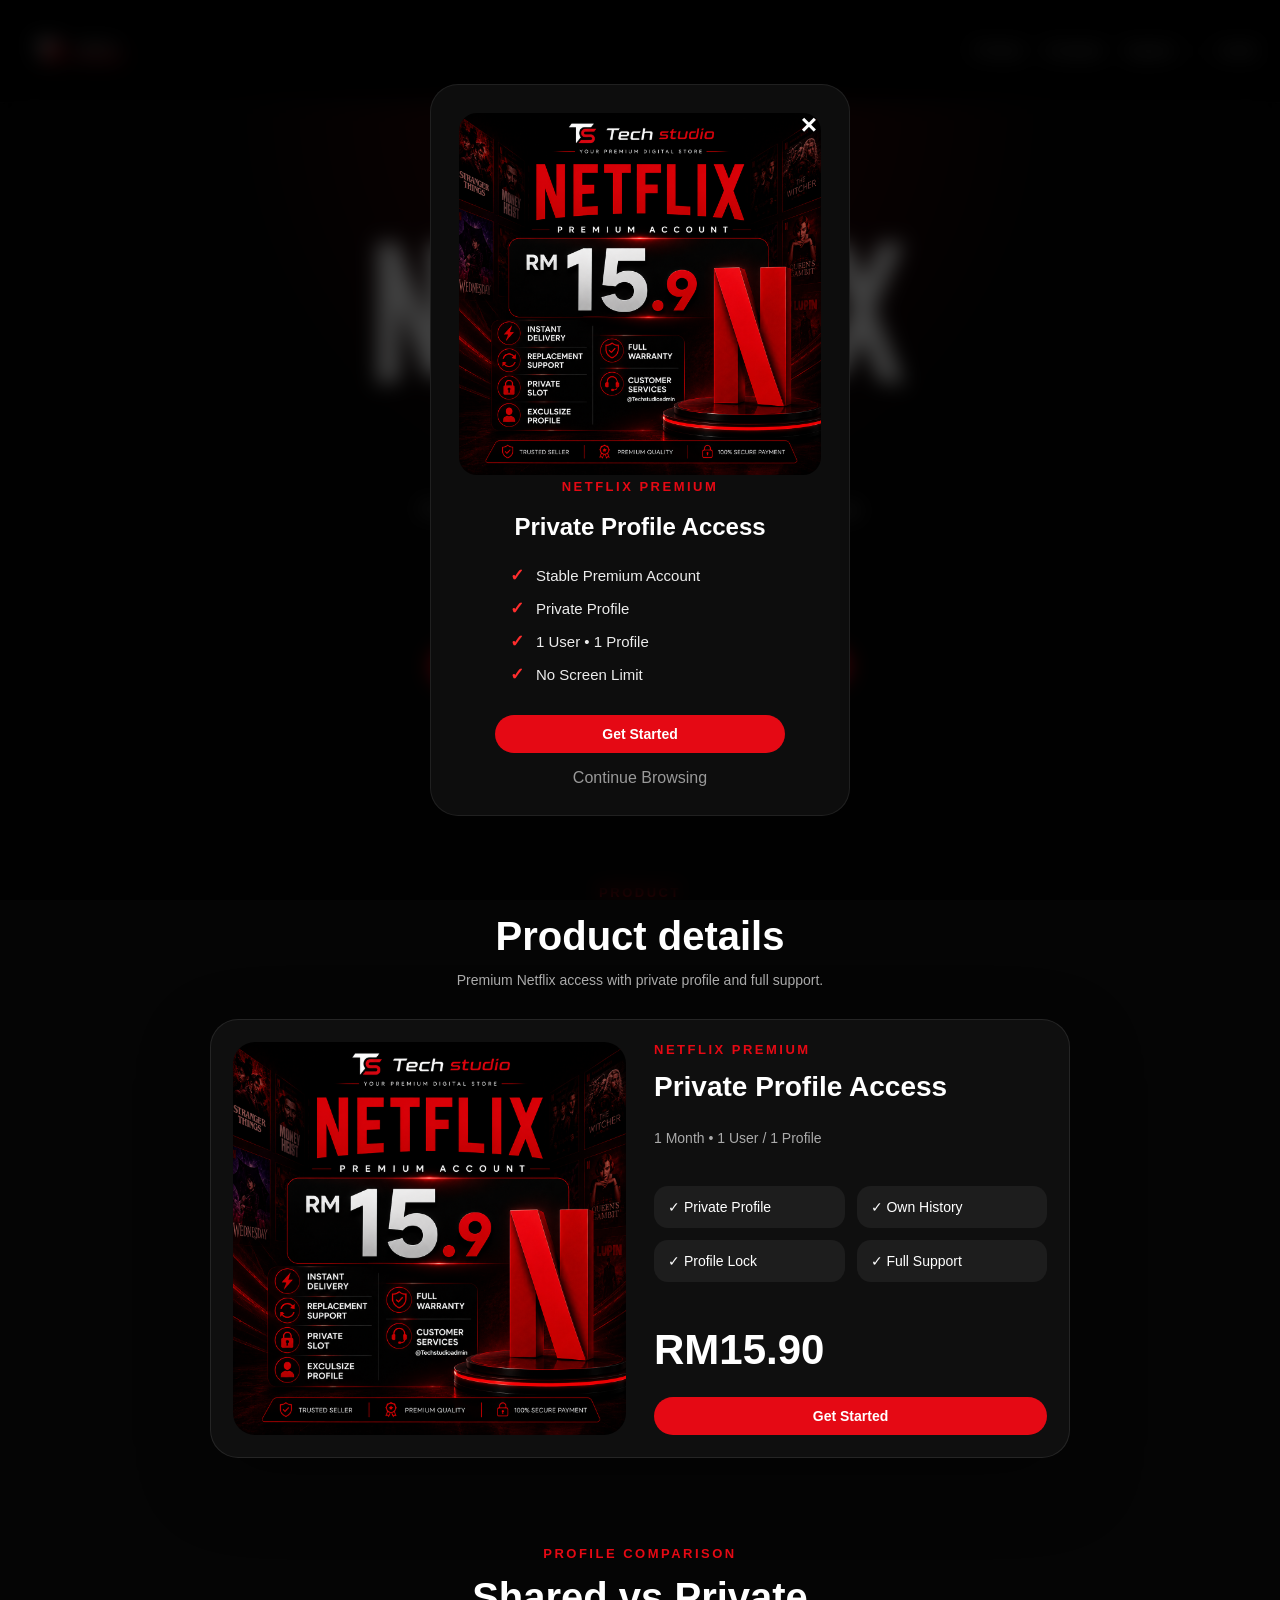
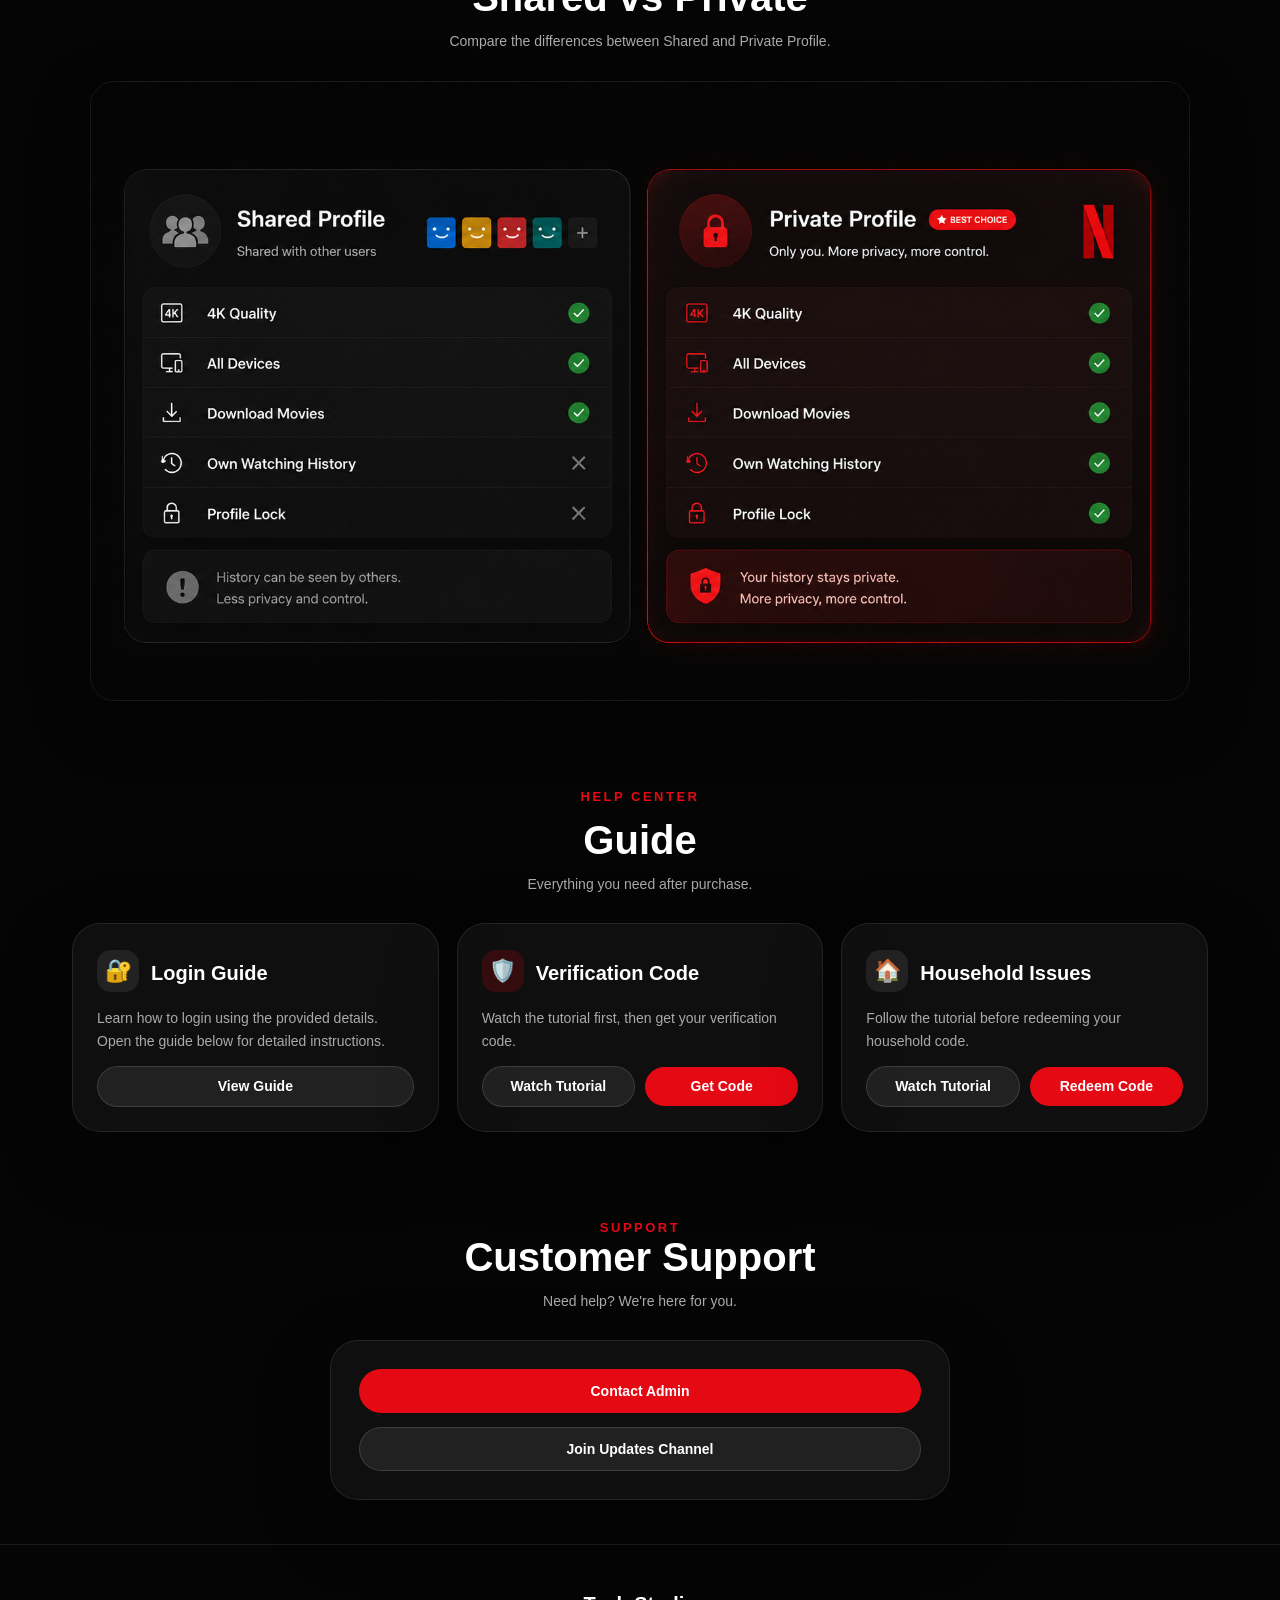
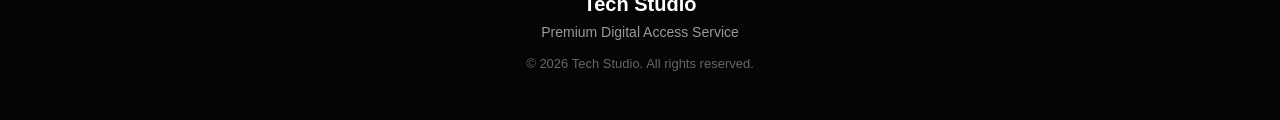
<file: index.html>
<!DOCTYPE html>
<html lang="en">
<head>
  <meta charset="UTF-8" />
  <meta name="viewport" content="width=device-width, initial-scale=1.0" />
  <title>Tech Studio Premium Access Center</title>
  <meta name="description" content="Tech Studio Premium Access Center - Netflix Premium, private profile, own watching history, profile lock and customer support.">

  <meta property="og:title" content="Tech Studio Premium Access Center">
  <meta property="og:description" content="Netflix Premium RM15.90/month with private profile, own watching history and support.">
  <meta property="og:image" content="https://techstudio-premium.onrender.com/product.png">
  <meta property="og:type" content="website">

  <meta name="twitter:card" content="summary_large_image">
  <meta name="twitter:title" content="Tech Studio Premium Access Center">
  <meta name="twitter:description" content="Netflix Premium RM15.90/month with private profile and support.">
  <meta name="twitter:image" content="https://techstudio-premium.onrender.com/product.png">
  <meta property="og:url" content="https://techstudio-premium.onrender.com/">

  <link rel="icon" type="image/png" href="favicon.png">
  
  <link rel="stylesheet" href="style.css" />
</head>
<body>

<div id="loader" class="loader">
  <img src="logo.png" alt="Tech Studio Logo">
</div>

<header class="topbar">
  <div class="nav">
    <div class="logo">
      <img src="logo.png" alt="Tech Studio Logo">
    </div>

    <div class="nav-links">
      <a href="#order">Product</a>
      <a href="#compare">Compare</a>
      <a href="#support">Support</a>

      <span class="nav-divider"></span>

      <a href="guide.html">Guide</a>
    </div>
  </div>
</header>

<main>

  <!-- HERO -->
  <section class="hero">
    <div class="hero-content">
      <p class="hero-tag">TECH STUDIO PREMIUM</p>

      <img src="netflix-logo.png" class="netflix-logo" alt="Netflix">
      
      <h1>PREMIUM</h1>

      <p class="hero-desc">
        Private Profile • Own Watching History • Profile Lock
      </p>

      <div class="hero-price">
        RM15.90 <span>/ Month</span>
      </div>

      <div class="hero-buttons">
        <button onclick="goOrder()" class="primary-btn hero-btn">Get Started</button>
        <a href="#guide" class="guide-link">View Guide →</a>
      </div>
    </div>
  </section>

  <!-- ORDER -->
  <section id="order" class="section">
    <div class="section-title">
        <p class="eyebrow">PRODUCT</p>
        <h2>Product details</h2>
        <p class="muted">
            Premium Netflix access with private profile and full support.
        </p>
    </div>
    <div class="product-card">
      <div class="product-layout">

        <div class="product-left">
          <img src="product.png" class="product-poster">
        </div>

        <div class="product-right">
          <p class="eyebrow">NETFLIX PREMIUM</p>

          <h2>Private Profile Access</h2>

          <p class="muted">
            1 Month • 1 User / 1 Profile
          </p>

          <div class="features-grid">
            <div>✓ Private Profile</div>
            <div>✓ Own History</div>
            <div>✓ Profile Lock</div>
            <div>✓ Full Support</div>
          </div>
          
          <div class="product-price">
              RM15.90
          </div>

          <button onclick="goOrder()" class="primary-btn">
            Get Started
          </button>
        </div>

      </div>
    </div>
  </section>

  <!-- COMPARE -->
  <section id="compare" class="section compare-section">

    <div class="section-title">
        <p class="eyebrow">PROFILE COMPARISON</p>

        <h2>Shared vs Private</h2>

        <p class="muted">
            Compare the differences between Shared and Private Profile.
        </p>
    </div>

    <img
        src="profile-compare.png"
        class="compare-banner compare-desktop"
        alt="Shared vs Private Profile"
    >

    <img
        src="profile-compare-mobile.png"
        class="compare-banner compare-mobile"
        alt="Shared vs Private Profile Mobile"
    >

  </section>

  <!-- GUIDE -->
  <section id="guide" class="section">
    <div class="section-title">
      <p class="eyebrow">HELP CENTER</p>
      <h2>Guide</h2>
      <p class="muted">Everything you need after purchase.</p>
    </div>

    <div class="guide-grid">

      <div class="mini-card">
        <div class="card-head">
          <div class="icon-box">🔐</div>
          <h3>Login Guide</h3>
        </div>
        <p>Learn how to login using the provided details. Open the guide below for detailed instructions. </p>
        <button onclick="openGuide()" class="secondary-btn full">
            View Guide
        </button>
      </div>

      <div class="mini-card">
        <div class="card-head">
          <div class="icon-box red">🛡️</div>
          <h3>Verification Code</h3>
        </div>
        <p>Watch the tutorial first, then get your verification code.</p>

        <div class="two-buttons">
          <button onclick="watchVerification()" class="secondary-btn">Watch Tutorial</button>
          <button onclick="getVerificationCode()" class="primary-btn">Get Code</button>
        </div>
      </div>

      <div class="mini-card">
        <div class="card-head">
          <div class="icon-box">🏠</div>
          <h3>Household Issues</h3>
        </div>
        <p>Follow the tutorial before redeeming your household code.</p>

        <div class="two-buttons">
          <button onclick="watchHousehold()" class="secondary-btn">Watch Tutorial</button>
          <button onclick="getHouseholdCode()" class="primary-btn">Redeem Code</button>
        </div>
      </div>

    </div>
  </section>

  <!-- SUPPORT -->
  <section id="support" class="section">

    <div class="section-title">

        <p class="eyebrow">SUPPORT</p>

        <h2>Customer Support</h2>

        <p class="muted">
            Need help? We're here for you.
        </p>

    </div>

    <div class="support-card">

        <div class="support-buttons">

            <button onclick="contactSupport()" class="primary-btn">
                Contact Admin
            </button>

            <button onclick="joinChannel()" class="secondary-btn full">
                Join Updates Channel
            </button>

        </div>

    </div>

  </section>

<div id="guideModal" class="modal">
  <div class="modal-card">
    <button class="modal-close" onclick="closeGuide()">×</button>
    <h2>Login Guide</h2>
    <img src="login-guide.png" class="modal-img">
  </div>
</div>

<div id="welcomePopup" class="popup-overlay">

    <div class="popup-card">

        <button
            class="popup-close"
            onclick="closePopup()"
        >
            ×
        </button>

        <img
            src="product.png"
            class="popup-image"
        >

        <p class="eyebrow">
            NETFLIX PREMIUM
        </p>

        <h2>
            Private Profile Access
        </h2>

        <ul class="popup-features">
            <ul class="popup-features">
                <li><span>✓</span> Stable Premium Account</li>
                <li><span>✓</span> Private Profile</li>
                <li><span>✓</span> 1 User • 1 Profile</li>
                <li><span>✓</span> No Screen Limit</li>
            </ul>
        </ul>

        <button
            onclick="goOrder(); closePopup();"
            class="primary-btn"
        >
            Get Started
        </button>

        <a
            href="#"
            onclick="closePopup()"
            class="popup-link"
        >
            Continue Browsing
        </a>

    </div>

</div>

</main>

<footer class="footer">
  <h3>Tech Studio</h3>
  <p>Premium Digital Access Service</p>
  <small>© 2026 Tech Studio. All rights reserved.</small>
</footer>

<script src="script.js"></script>
</body>
</html>
</file>
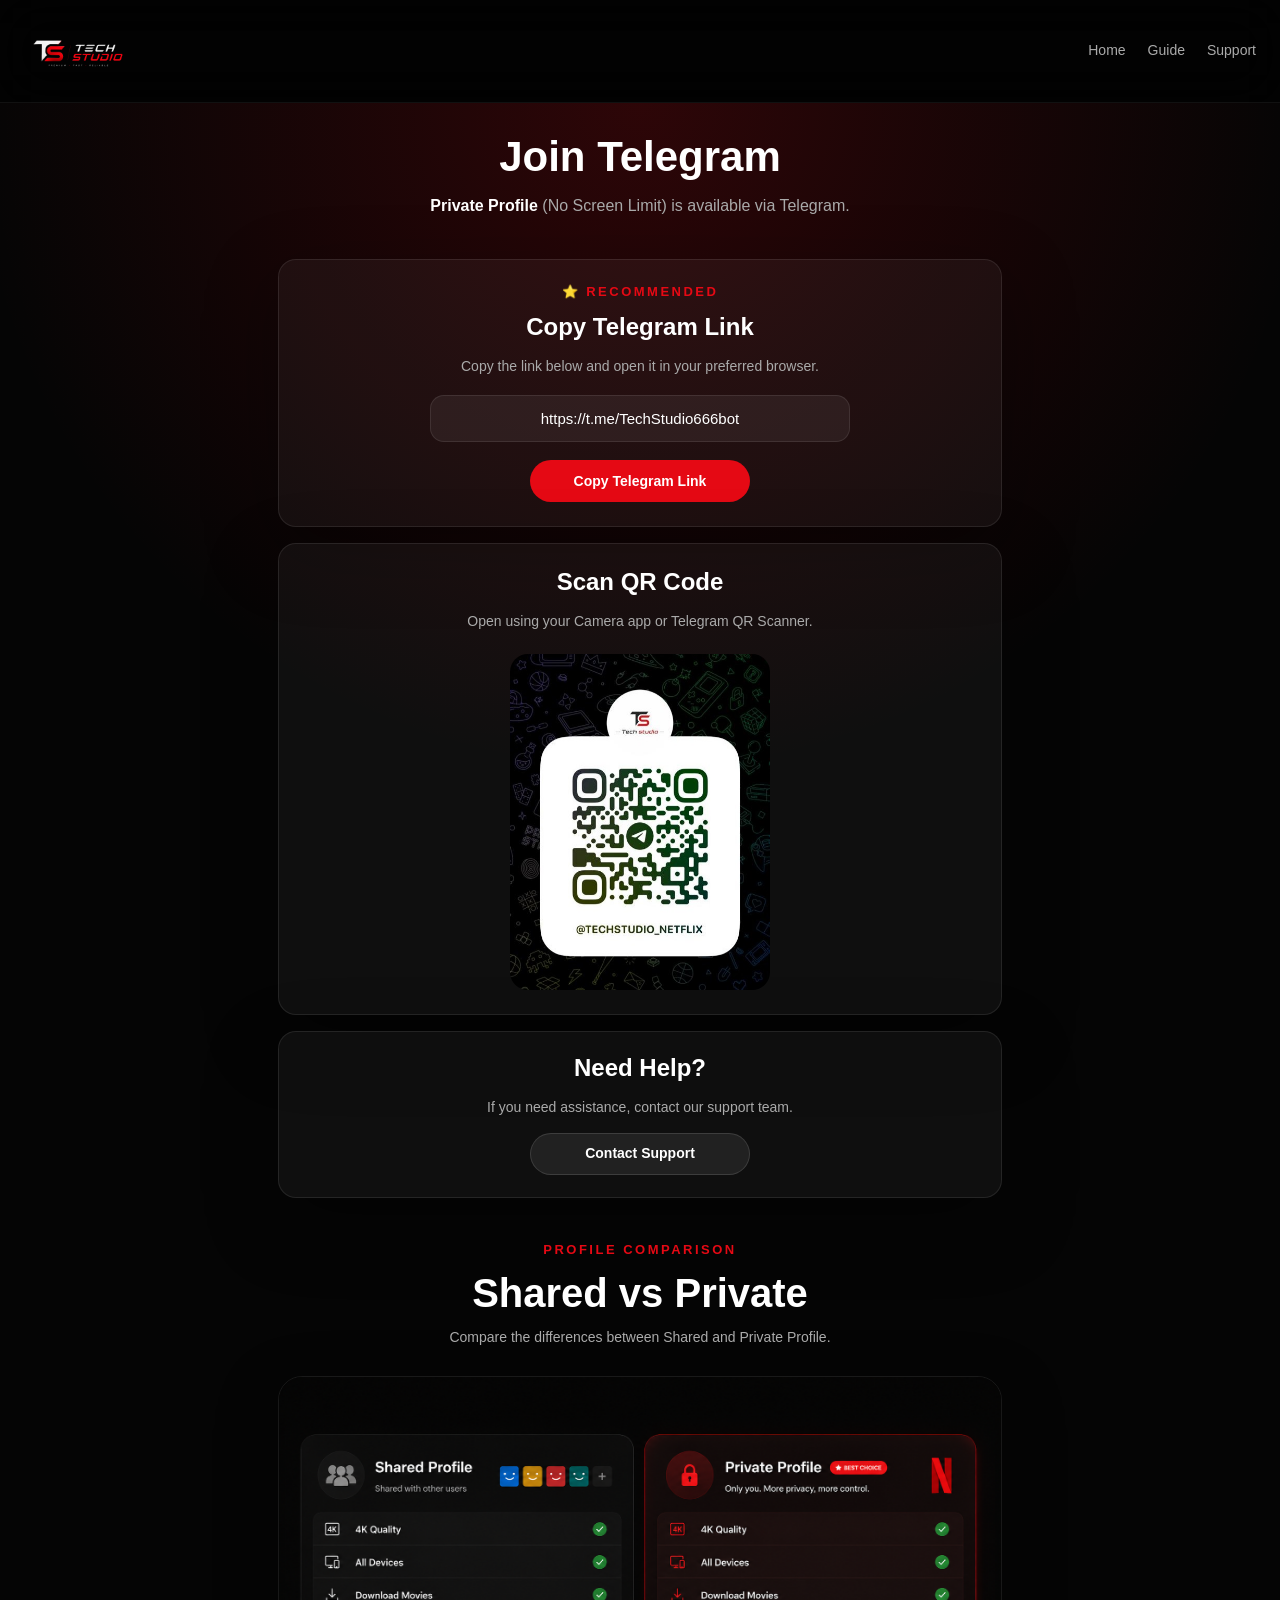
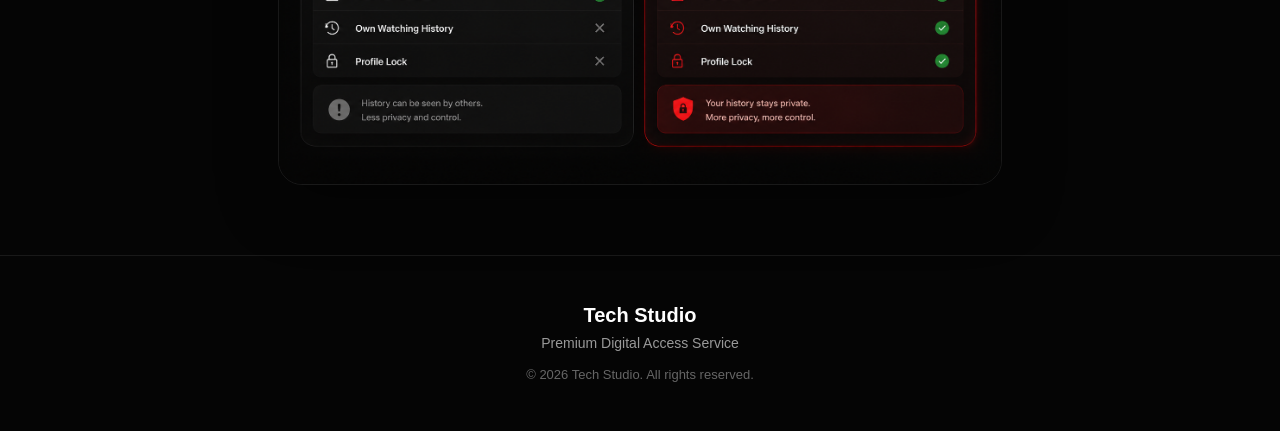
<file: access.html>
<!DOCTYPE html>
<html lang="en">
<head>
  <meta charset="UTF-8" />
  <meta name="viewport" content="width=device-width, initial-scale=1.0" />

  <title>Access Private Profile | Tech Studio</title>

  <meta name="description" content="Continue via Telegram to receive your Tech Studio Private Profile account.">

  <link rel="icon" type="image/png" href="favicon.png">
  <link rel="stylesheet" href="style.css" />
</head>

<body class="start-page">

<header class="topbar">
  <div class="nav">
    <div class="logo">
      <a href="index.html">
        <img src="logo.png" alt="Tech Studio Logo">
      </a>
    </div>

    <div class="nav-links">
      <a href="index.html">Home</a>
      <a href="guide.html">Guide</a>
      <a href="https://t.me/Techstudioadmin" target="_blank">Support</a>
    </div>
  </div>
</header>

<main>

  <section class="start-intro">
    <h1>Join Telegram</h1>
    <p>
      <strong>Private Profile</strong> (No Screen Limit) is available via Telegram.
    </p>
  </section>

  <section class="start-center">

    <div class="start-card">
      <p class="eyebrow">⭐ RECOMMENDED</p>

      <h2>Copy Telegram Link</h2>

      <p class="muted">
        Copy the link below and open it in your preferred browser.
      </p>

      <div class="copy-box" id="telegramLink">
        https://t.me/TechStudio666bot
      </div>

      <button onclick="copyTelegramLink()" class="primary-btn">
        Copy Telegram Link
      </button>

      <p id="copyMessage" class="copy-message">
        Link copied successfully.
      </p>
    </div>

    <div class="start-card">
      <h2>Scan QR Code</h2>

      <p class="muted">
        Open using your Camera app or Telegram QR Scanner.
      </p>

      <img src="telegram-qr.jpeg" class="telegram-qr" alt="Telegram QR Code">
    </div>

    <div class="start-card small-card">
      <h2>Need Help?</h2>

      <p class="muted">
        If you need assistance, contact our support team.
      </p>

      <button onclick="contactSupport()" class="secondary-btn full">
        Contact Support
      </button>
    </div>

    <div class="start-compare">
      <div class="section-title">
        <p class="eyebrow">PROFILE COMPARISON</p>
        <h2>Shared vs Private</h2>
        <p class="muted">
          Compare the differences between Shared and Private Profile.
        </p>
      </div>

      <img
        src="profile-compare.png"
        class="compare-banner compare-desktop"
        alt="Shared vs Private Profile"
        >

        <img
        src="profile-compare-mobile.png"
        class="compare-banner compare-mobile"
        alt="Shared vs Private Profile Mobile"
        >
    </div>

  </section>

</main>

<footer class="footer">
  <h3>Tech Studio</h3>
  <p>Premium Digital Access Service</p>
  <small>© 2026 Tech Studio. All rights reserved.</small>
</footer>

<script src="script.js"></script>
</body>
</html>
</file>
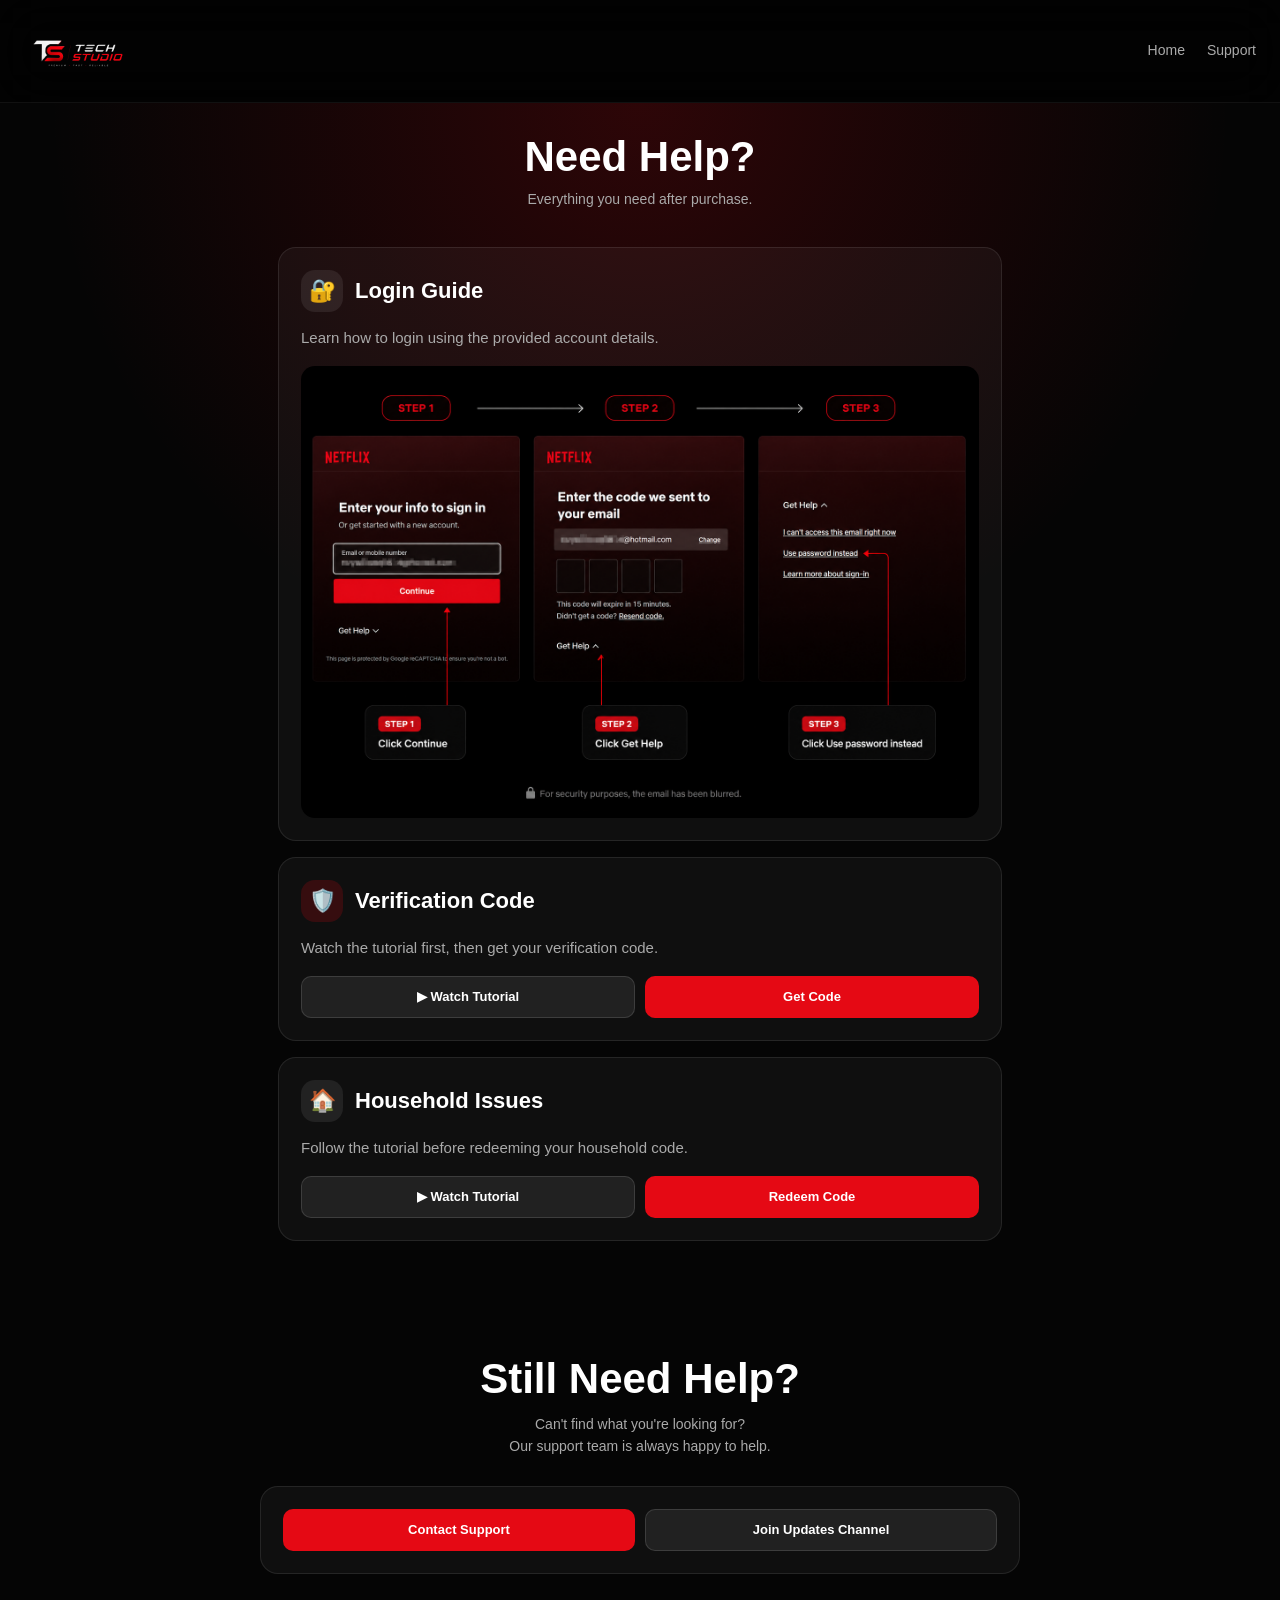
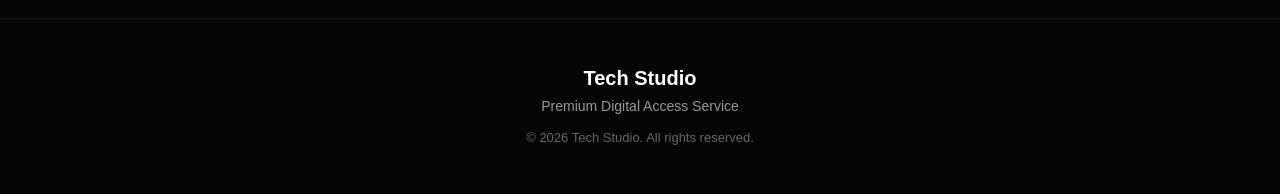
<file: guide.html>
<!DOCTYPE html>
<html lang="en">
<head>
  <meta charset="UTF-8" />
  <meta name="viewport" content="width=device-width, initial-scale=1.0" />

  <title>Guide Center | Tech Studio</title>

  <meta name="description" content="Tech Studio Guide Center - Login guide, verification code, household help and customer support.">

  <link rel="icon" type="image/png" href="favicon.png">
  <link rel="stylesheet" href="style.css" />
</head>

<body class="guide-page">

<header class="topbar">
  <div class="nav">
    <div class="logo">
      <a href="index.html">
        <img src="logo.png" alt="Tech Studio Logo">
      </a>
    </div>

    <div class="nav-links">
      <a href="index.html">Home</a>
      <a href="#support">Support</a>
    </div>
  </div>
</header>

<main>
    <section class="guide-intro">
        <h1>Need Help?</h1>
        <p>Everything you need after purchase.</p>
    </section>

  <section class="guide-center">

    <div id="login" class="guide-panel">
        <div class="card-head">
            <div class="icon-box">🔐</div>
            <h2>Login Guide</h2>
        </div>

        <p>
            Learn how to login using the provided account details.
        </p>

        <img
        src="login-guide.png"
        class="guide-inline-img"
        alt="Login Guide"
        onclick="openGuide()"
        >
    </div>

    <div id="verification" class="guide-panel">
      <div class="card-head">
        <div class="icon-box red">🛡️</div>
        <h2>Verification Code</h2>
      </div>

      <p>
        Watch the tutorial first, then get your verification code.
      </p>

      <div class="guide-actions">
        <button onclick="watchVerification()" class="secondary-btn">
          ▶ Watch Tutorial
        </button>

        <button onclick="getVerificationCode()" class="primary-btn">
          Get Code
        </button>
      </div>
    </div>

    <div id="household" class="guide-panel">
      <div class="card-head">
        <div class="icon-box">🏠</div>
        <h2>Household Issues</h2>
      </div>

      <p>
        Follow the tutorial before redeeming your household code.
      </p>

      <div class="guide-actions">
        <button onclick="watchHousehold()" class="secondary-btn">
          ▶ Watch Tutorial
        </button>

        <button onclick="getHouseholdCode()" class="primary-btn">
          Redeem Code
        </button>
      </div>
    </div>

  </section>

  <section id="support" class="section">

      <div class="section-title">
        
          <h1>
              Still Need Help?
          </h1>

          <p class="muted">
              Can't find what you're looking for? <br>
              Our support team is always happy to help.
          </p>

      </div>

      <div class="support-actions">
        <button onclick="contactSupport()" class="primary-btn">
          Contact Support
        </button>

        <button onclick="joinChannel()" class="secondary-btn">
          Join Updates Channel
        </button>
      </div>

      </div>

  </section>

  <div id="guideModal" class="modal">
    <div class="modal-card">
      <button class="modal-close" onclick="closeGuide()">×</button>
      <h2>Login Guide</h2>
      <img src="login-guide.png" class="modal-img">
    </div>
  </div>

  <div id="videoModal" class="modal">
    <div class="modal-card video-modal-card">
      <button class="modal-close" onclick="closeVideo()">×</button>
      <h2 id="videoTitle">Tutorial</h2>

      <div class="video-frame">
        <iframe
          id="videoIframe"
          src=""
          title="Tutorial Video"
          frameborder="0"
          allow="accelerometer; autoplay; clipboard-write; encrypted-media; gyroscope; picture-in-picture"
          allowfullscreen>
        </iframe>
      </div>
    </div>
  </div>

</main>

<footer class="footer">
  <h3>Tech Studio</h3>
  <p>Premium Digital Access Service</p>
  <small>© 2026 Tech Studio. All rights reserved.</small>
</footer>

<script src="script.js"></script>
</body>
</html>
</file>
<file: style.css>
* {
  box-sizing: border-box;
}

html {
  scroll-behavior: smooth;
}

body {
  margin: 0;
  background: #050505;
  color: #fff;
  font-family: Arial, sans-serif;
}

.loader {
  position: fixed;
  inset: 0;
  background: #050505;
  display: flex;
  align-items: center;
  justify-content: center;
  z-index: 999999;
  transition: opacity 0.6s ease, visibility 0.6s ease;
}

.loader img {
  width: 140px;
  opacity: 0;
  animation: logoFade 1s ease forwards;
}

.loader.hide {
  opacity: 0;
  visibility: hidden;
}

@keyframes logoFade {
  from {
    opacity: 0;
    transform: scale(0.92);
  }

  to {
    opacity: 1;
    transform: scale(1);
  }
}

.topbar {
  position: sticky;
  top: 0;
  z-index: 9999;
  background: rgba(0,0,0,.55);
  backdrop-filter: blur(25px);
  -webkit-backdrop-filter: blur(25px);
  border-bottom: 1px solid rgba(255,255,255,.06);
}

.nav {
  max-width: 1280px;
  margin: auto;
  padding: 16px 24px;
  display: flex;
  justify-content: space-between;
  align-items: center;
}

.logo img {
  height: 70px;
  width: auto;
  display: block;
}

.nav-links {
  display: flex;
  gap: 22px;
}

.nav-links a {
  color: #aaa;
  text-decoration: none;
  font-size: 14px;
}

.nav-links a:hover {
  color: white;
}

.nav-links a{
    transition:.25s;
}

.nav-links a:hover{
    color:white;
}

.nav-links a::after{
    content:"";
    display:block;
    height:2px;
    background:#e50914;
    transform:scaleX(0);
    transition:.25s;
}

.nav-links a:hover::after{
    transform:scaleX(1);
}

.nav-divider {
  width: 1px;
  height: 18px;
  background: rgba(255,255,255,.18);
  display: inline-block;
}


.hero {
  min-height: 82vh;
  display: flex;
  align-items: center;
  justify-content: center;
  text-align: center;
  padding: 80px 20px;
  background:
    radial-gradient(circle at top, rgba(229,9,20,.28), transparent 42%),
    #050505;
}

.hero-content {
  max-width: 760px;
}

.hero-tag,
.eyebrow {
  color: #e50914;
  letter-spacing: 2.5px;
  font-size: 13px;
  font-weight: 800;
  margin: 0 0 14px;
}

.hero h1 {
  font-size: clamp(58px, 7vw, 75px);
  line-height: .95;
  margin: 0;
  font-weight: 900;
}

.hero-desc {
  margin-top: 24px;
  color: #aaa;
  font-size: 19px;
}

.hero-price {
  margin-top: 28px;
  font-size: 50px;
  font-weight: 900;
}

.hero-price span {
  font-size: 18px;
  color: #999;
  font-weight: 400;
}

.hero-buttons{
    margin-top:40px;

    display:flex;
    flex-direction:column;

    align-items:center;

    gap:24px;
}

.netflix-logo{

    width:620px;

    max-width:85%;

    display:block;

    margin:0 auto 20px;
}

.primary-btn{
    transition:.25s;
}

.primary-btn:hover{
    transform:translateY(-2px);
    box-shadow:
    0 10px 30px rgba(229,9,20,.4);
}

.guide-link{

    color:white;

    text-decoration:none;

    font-size:18px;

    font-weight:600;

    position:relative;

    transition:.25s;
}

.guide-link::after{

    content:"";

    position:absolute;

    left:0;
    bottom:-6px;

    width:100%;
    height:2px;

    background:#e50914;

    transition:.25s;
}

.guide-link:hover{

    color:#e50914;
}

.guide-link:hover::after{

    transform:scaleX(1.2);
}

.primary-btn.hero-btn{
    width:420px;
}

.secondary-btn.hero-btn{
    width:220px;
}

.hero-btn{
    width:auto;
}

.section {
  max-width: 1180px;
  margin: auto;
  padding: 44px 22px;
}

.section-title{
    text-align:center;
    margin-bottom:30px;
}

.section-title h2{
    font-size:48px;
    margin:10px 0;
    font-weight:800;
}

.section-title .muted{
    max-width:500px;
    margin:auto;
}

#order,
#guide,
#compare,
#support {
  scroll-margin-top: 110px;
}

@media (max-width: 850px) {
  #order,
  #guide,
  #compare,
  #support {
    scroll-margin-top: 35px;
  }
}

.card-head {
  display: flex;
  align-items: center;
  gap: 12px;
  margin-bottom: 14px;
}

.card-head h3 {
  margin: 0;
}

.product-card,
.mini-card,
.compare-card,
.support-card {
  background: rgba(255,255,255,.045);
  border: 1px solid rgba(255,255,255,.09);
  border-radius: 28px;
  box-shadow: 0 24px 70px rgba(0,0,0,.35);
}

.product-badge{
    display:inline-block;
    background:#e50914;
    color:white;
    padding:6px 12px;
    border-radius:999px;
    font-size:12px;
    font-weight:700;
}

.product-card {
  max-width: 860px;
  margin: auto;
  padding: 22px;
}

.product-layout {
    display:flex;
    gap:28px;
    align-items:stretch;
}

.product-right{
    flex:1;

    display:flex;

    flex-direction:column;
}

.product-left,
.product-right {
  flex: 1;
}

.product-poster {
  width: 100%;
  border-radius: 22px;
  display: block;
}

.product-right h2 {
  font-size: 28px;
  margin: 0 0 10px;
}

.product-price{
    margin-top:auto;

    font-size:42px;
    font-weight:800;

    color:white;
}

.muted,
.mini-card p,
.support-card p {
  color: #aaa;
  font-size: 14px;
  line-height: 1.6;
}

.features-grid {
  display: grid;
  grid-template-columns: 1fr 1fr;
  gap: 12px;
  margin: 22px 0;
}

.features-grid div {
  background: rgba(255,255,255,.06);
  border-radius: 14px;
  padding: 13px 14px;
  font-size: 14px;
}

.section-title {
  text-align: center;
  margin-bottom: 28px;
}

.section-title h2{
  font-size: clamp(28px, 4vw, 40px);
  margin: 0 0 10px;
}

.guide-grid {
  display: grid;
  grid-template-columns: repeat(3, 1fr);
  gap: 18px;
}

.mini-card {
  padding: 24px;
}

.mini-card h3 {
  font-size: 20px;
  margin: 14px 0 8px;
}

.icon-box {
  width: 42px;
  height: 42px;
  border-radius: 14px;
  background: rgba(255,255,255,.08);
  display: flex;
  align-items: center;
  justify-content: center;
  font-size: 22px;
}

.icon-box.red {
  background: rgba(229,9,20,.18);
}

.two-buttons {
  display: grid;
  grid-template-columns: 1fr 1fr;
  gap: 10px;
  align-items: center;
}

.modal {
  position: fixed;
  inset: 0;
  background: rgba(0,0,0,.82);
  display: none;
  align-items: center;
  justify-content: center;
  z-index: 99999;
  padding: 20px;
}

.modal-card {
  position: relative;
  max-width: 760px;
  width: 100%;
  background: #111;
  border: 1px solid rgba(255,255,255,.12);
  border-radius: 24px;
  padding: 22px;
}

.modal-card h2 {
  margin: 0 0 16px;
}

.modal-img {
  width: 100%;
  border-radius: 16px;
  display: block;
}

.modal-close {
  position: absolute;
  top: 14px;
  right: 14px;
  width: 36px;
  height: 36px;
  padding: 0;
  border-radius: 50%;
  background: rgba(255,255,255,.1);
  color: white;
  font-size: 22px;
}

.compare-banner{

    width:100%;

    max-width:1100px;

    display:block;

    margin:auto;

    border-radius:24px;

    border:1px solid rgba(255,255,255,.08);

    box-shadow:
    0 20px 60px rgba(0,0,0,.35);

    transition:.3s;

}

.compare-banner:hover{

    transform:translateY(-4px);

}

.support-card {
  max-width: 620px;
  margin: auto;
  padding: 28px;
  text-align: center;
}

.support-buttons {
  display: flex;
  flex-direction: column;
  gap: 14px;
}

.support-buttons .primary-btn,
.support-buttons .secondary-btn {
  height: 44px;
  font-size: 14px;
  border-radius: 999px;
}

button,
.secondary-btn {
  border: none;
  border-radius: 999px;
  padding: 11px 18px;
  line-height: 1.2;
  font-size: 14px;
  font-weight: 800;
  cursor: pointer;
  text-decoration: none;
  text-align: center;
  transition: .25s;
}

.primary-btn {
  background: #e50914;
  color: #fff;
  width: 100%;
}

.product-right .primary-btn{
    margin-top:auto;
}

.primary-btn:hover {
  transform: translateY(-2px);
  box-shadow: 0 0 30px rgba(229,9,20,.42);
}

.secondary-btn {
  background: rgba(255,255,255,.08);
  color: #fff;
  border: 1px solid rgba(255,255,255,.12);
}

.secondary-btn:hover {
  background: rgba(255,255,255,.13);
}

.full {
  width: 100%;
}

.footer {
  text-align: center;
  padding: 48px 20px;
  border-top: 1px solid rgba(255,255,255,.08);
}

.footer h3 {
  margin: 0 0 8px;
  font-size: 20px;
  color: #fff;
}

.footer p {
  margin: 0 0 14px;
  color: #999;
  font-size: 14px;
}

.footer small {
  color: #666;
  font-size: 13px;
}

@media(min-width:851px){

    .product-right{
        display:flex;
        flex-direction:column;
    }

    .product-right .primary-btn{
        margin-top:auto;
    }

}

@media (max-width: 850px) {
  .product-layout {
    flex-direction: column;
  }

  .guide-grid {
    grid-template-columns: 1fr;
  }

  .support-buttons,
  .two-buttons {
    grid-template-columns: 1fr;
  }

  .nav {
    padding: 12px 16px;
  }

  .logo img {
    height: 42px;
  }

  .nav-links {
    gap: 12px;
  }

  .nav-links a {
    font-size: 13px;
  }

  .section {
    padding: 38px 16px;
  }

  .hero {
    min-height: 76vh;
  }

  .hero-desc {
    font-size: 16px;
  }

  .hero-price {
    font-size: 42px;
  }

  .primary-btn.hero-btn{
    width:100%;
    max-width:420px;
  }

  .secondary-btn.hero-btn{
      width:220px;
  }
}

.popup-overlay{

    position:fixed;

    inset:0;

    background:rgba(0,0,0,.75);

    backdrop-filter:blur(10px);

    display:flex;

    align-items:center;

    justify-content:center;

    z-index:9999;
}

.popup-card{

    width:420px;

    max-width:90%;

    background:#0d0d0d;

    border:1px solid rgba(255,255,255,.08);

    border-radius:28px;

    padding:28px;

    text-align:center;

    position:relative;
}

.popup-image{

    width:100%;

    border-radius:18px;

    margin:auto;
}

.popup-price{

    font-size:42px;

    font-weight:900;

    margin:20px 0;
}

.popup-link{

    display:block;

    margin-top:16px;

    color:#999;

    text-decoration:none;
}

.popup-link:hover{

    color:white;
}

.popup-close{

    position:absolute;

    top:12px;

    right:14px;

    background:none;

    border:none;

    color:white;

    font-size:28px;

    cursor:pointer;
}

.guide-intro{
  max-width:760px;
  margin:auto;
  padding:30px 20px 22px;
  text-align:center;
}

.guide-intro h1{
  font-size:42px;
  margin:0 0 10px;
  font-weight:800;
}

.guide-intro p{
  margin:0 auto;
  color:#aaa;
  font-size:14px;
  text-align:center;
}

.guide-center{
  max-width:760px;
  margin:auto;
  padding:18px 18px 70px;
  display:grid;
  gap:16px;
}

.guide-panel{
  background:rgba(255,255,255,.045);
  border:1px solid rgba(255,255,255,.09);
  border-radius:18px;
  padding:22px;
}

.guide-panel h2{
  font-size:22px;
  margin:0;
}

.guide-panel p{
  color:#aaa;
  font-size:15px;
  line-height:1.6;
  margin:12px 0 16px;
}

.guide-actions{
  display:grid;
  grid-template-columns:1fr 1fr;
  gap:10px;
}

.guide-panel .primary-btn,
.guide-panel .secondary-btn{
    height:42px;
    padding:0 18px;
    font-size:13px;
    font-weight:600;
    border-radius:10px;
    margin-top:0;
}

.guide-inline-img{
  width:100%;
  display:block;
  border-radius:14px;
  margin-top:14px;
}

@media(max-width:650px){
  .guide-intro{
    padding-top:30px;
  }

  .guide-actions{
    grid-template-columns:1fr;
  }
}

body.guide-page {
  background: #050505;
}

body.guide-page main {
  background:
    radial-gradient(circle at top center, rgba(229,9,20,.18), transparent 36%),
    #050505;
}

/* ===========================
   Mobile Hero Scale Fix
=========================== */

@media (max-width: 768px) {

  .hero {
    min-height: 68vh !important;
    padding: 55px 18px 45px !important;
  }

  .hero-content {
    transform: scale(0.85);
    transform-origin: top center;
  }

  .hero-tag {
    margin-bottom: 10px !important;
  }

  .netflix-logo {
    width: 520px !important;
    max-width: 90% !important;
    margin-bottom: 12px !important;
  }

  .hero h1 {
    margin: 0 !important;
  }

  .hero-desc {
    margin-top: 16px !important;
  }

  .hero-price {
    margin-top: 22px !important;
  }

  .hero-buttons {
    margin-top: 26px !important;
    gap: 18px !important;
  }
}

@media (max-width:768px){

    .product-card{

        transform: scale(0.85);

        transform-origin: top center;

        margin-bottom: -60px;

    }

}


.guide-inline-img {
  cursor: pointer;
  transition: .25s;
}

.guide-inline-img:hover {
  transform: scale(1.01);
  opacity: .92;
}

#support .section-title h1{
    font-size:42px;
    font-weight:800;
    margin:0 0 10px;
}

#support .section-title p{
    max-width:500px;
    margin:auto;
}

.support-panel{
    max-width:760px;
    margin:auto;
}

.support-actions{
  max-width:760px;
  margin:auto;
  background:rgba(255,255,255,.045);
  border:1px solid rgba(255,255,255,.09);
  border-radius:18px;
  padding:22px;

  display:grid;
  grid-template-columns:1fr 1fr;
  gap:10px;
}

.support-actions .primary-btn,
.support-actions .secondary-btn{
  height:42px;
  padding:0 18px;
  font-size:13px;
  font-weight:600;
  border-radius:10px;
}

@media(max-width:650px){
  .support-actions{
    grid-template-columns:1fr;
  }
}

.video-modal-card {
  max-width: 900px;
}

.video-frame {
  position: relative;
  width: 100%;
  aspect-ratio: 16 / 9;
  background: #000;
  border-radius: 16px;
  overflow: hidden;
}

.video-frame iframe {
  width: 100%;
  height: 100%;
  display: block;
}


/* ===========================
   START PAGE
=========================== */

.start-page {
  background: #050505;
}

.start-page main {
  background:
    radial-gradient(circle at top center, rgba(229,9,20,.18), transparent 36%),
    #050505;
}

.start-intro {
  max-width: 760px;
  margin: auto;
  padding: 30px 20px 22px;
  text-align: center;
}

.start-intro h1 {
  font-size: 42px;
  font-weight: 800;
  margin: 0 0 12px;
}

.start-intro p {
  color: #aaa;
  font-size: 16px;
  line-height: 1.6;
  margin: 0;
}

.start-intro strong {
  color: white;
}

.start-center {
  max-width: 760px;
  margin: auto;
  padding: 18px 18px 70px;
  display: grid;
  gap: 16px;
}

.start-card {
  background: rgba(255,255,255,.045);
  border: 1px solid rgba(255,255,255,.09);
  border-radius: 18px;
  padding: 24px;
  text-align: center;
  box-shadow: 0 24px 70px rgba(0,0,0,.35);
}

.start-card h2 {
  font-size: 24px;
  margin: 0 0 10px;
}

.copy-box {
  background: rgba(255,255,255,.06);
  border: 1px solid rgba(255,255,255,.09);
  border-radius: 14px;
  padding: 14px;
  margin: 18px 0;
  color: #fff;
  font-size: 15px;
  word-break: break-all;
}

.copy-message {
  display: none;
  color: #46d369;
  font-size: 13px;
  margin: 14px 0 0;
}

.telegram-qr {
  width: 260px;
  max-width: 100%;
  display: block;
  margin: 22px auto 0;
  border-radius: 18px;
}

.small-card {
  padding: 22px;
}

.start-compare {
  margin-top: 28px;
}

@media(max-width:650px) {
  .start-intro {
    padding-top: 55px;
  }

  .start-intro h1 {
    font-size: 34px;
  }

  .start-card {
    padding: 20px;
  }

  .telegram-qr {
    width: 220px;
  }
}


.start-card .primary-btn,
.start-card .secondary-btn {
  width: auto;
  min-width: 220px;
  padding: 0 32px;
  height: 42px;
  display: inline-flex;
  align-items: center;
  justify-content: center;
}

.copy-box {
  max-width: 420px;
  margin: 18px auto;
}

@media(max-width:650px) {
  .start-card .primary-btn,
  .start-card .secondary-btn {
    width: 100%;
    max-width: 320px;
  }

  .copy-box {
    max-width: 320px;
  }
}

@media (max-width:768px){

    .popup-card{
        transform: scale(.80);
        transform-origin:center;
    }

}

.popup-desc{

    color:#a8a8a8;

    font-size:15px;

    line-height:1.7;

    margin:18px 0 26px;

}


.popup-features{
    list-style:none;
    padding:0;
    margin:24px auto 30px;
    max-width:260px;
}

.popup-features li{
    display:flex;
    align-items:center;
    gap:12px;
    color:#ececec;
    font-size:15px;
    margin:12px 0;
}

.popup-features span{
    color:#ff2d2d;
    font-weight:700;
    font-size:17px;
}

.popup-card .primary-btn{

    width:290px;

    height:38px;

    margin:30px auto 0;

    display:flex;

    justify-content:center;

    align-items:center;

}

/* HOME Guide section - mobile only */
@media (max-width:768px){

  #guide.section{
    padding-top:28px;
    padding-bottom:28px;
  }

  #guide .section-title{
    margin-bottom:18px;
  }

  #guide .section-title h2{
    font-size:30px;
  }

  #guide .mini-card{
    padding:18px;
    border-radius:18px;
  }

  #guide .guide-grid{
    gap:12px;
  }

  #guide .card-head{
    gap:10px;
    margin-bottom:10px;
  }

  #guide .icon-box{
    width:36px;
    height:36px;
    border-radius:12px;
    font-size:18px;
  }

  #guide .mini-card h3{
    font-size:18px;
  }

  #guide .mini-card p{
    font-size:13px;
    line-height:1.5;
    margin:10px 0 14px;
  }

  #guide .two-buttons{
    gap:8px;
  }

  #guide button,
  #guide .secondary-btn,
  #guide .primary-btn{
    height:38px;
    padding:0 14px;
    font-size:12px;
  }
}

/* ===========================
   Compare Image Responsive
=========================== */

.compare-desktop{
  display:block;
}

.compare-mobile{
  display:none;
}

@media(max-width:768px){

  .compare-desktop{
    display:none;
  }

  .compare-mobile{
    display:block;
  }

}

@media (max-width:768px){

    .start-intro{
        padding-top:35px;
    }

}
</file>
